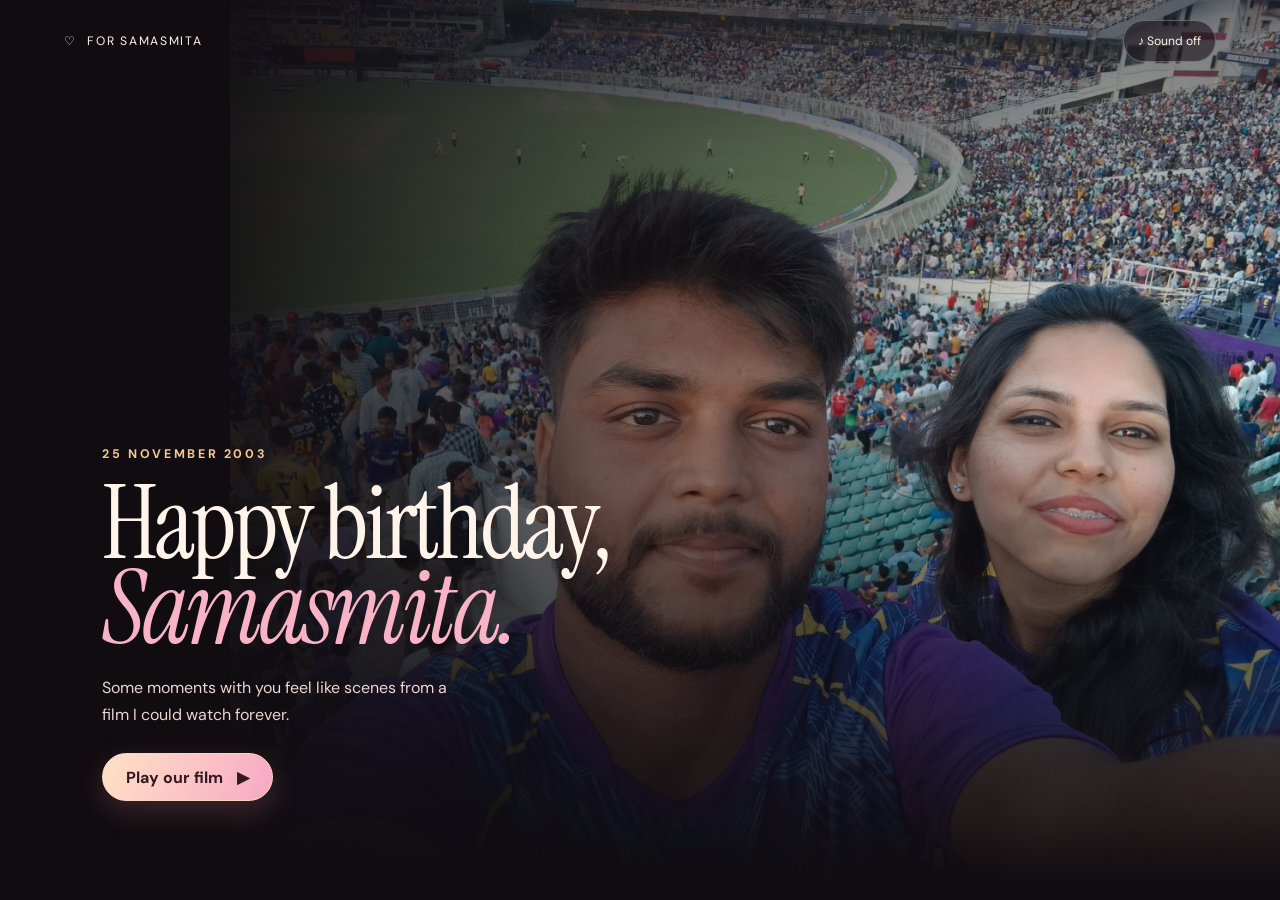
<file: index.html>
﻿<!doctype html>
<html lang="en">
<head>
  <meta charset="UTF-8">
  <meta name="viewport" content="width=device-width, initial-scale=1">
  <meta name="theme-color" content="#100c10">
  <meta name="robots" content="noindex, nofollow">
  <meta name="description" content="A birthday film for Samasmita.">
  <title>For Samasmita ♡</title>
  <link rel="stylesheet" href="style.css">
  <script src="birthday.js" defer></script>
</head>
<body>
  <header class="masthead">
    <span>♡ <span class="masthead-name">FOR SAMASMITA</span></span>
    <button class="sound" id="sound" type="button" aria-pressed="false">♪ Sound off</button>
  </header>
  <main id="film">
    <section class="scene cover" aria-labelledby="cover-title">
      <img class="cover-photo" src="film-cover.jpg" alt="" fetchpriority="high">
      <div class="cover-copy">
        <p class="eyebrow"><time datetime="2003-11-25">25 NOVEMBER 2003</time></p>
        <h1 id="cover-title" tabindex="-1">Happy birthday,<br><em>Samasmita.</em></h1>
        <p>Some moments with you feel like scenes from a film I could watch forever.</p>
        <button class="action" data-next>Play our film <span aria-hidden="true">▶</span></button>
      </div>
    </section>
    <section class="scene memory" hidden aria-labelledby="together-title">
      <figure class="photo"><img src="film-together.jpg" alt="The two of us together outdoors"></figure>
      <div class="memory-copy">
        <p class="eyebrow">THE LITTLE MOMENTS</p>
        <h2 id="together-title" tabindex="-1">My favorite kind<br>of <em>ordinary.</em></h2>
        <p>A little time together, a quick photo, and a moment I’d happily stay in a little longer.</p>
        <button class="action" data-next>Next memory</button>
      </div>
    </section>
    <section class="scene memory" hidden aria-labelledby="adventure-title">
      <figure class="photo"><img src="film-adventure.jpg" alt="The two of us in blue jerseys at the stadium"></figure>
      <div class="memory-copy">
        <p class="eyebrow">A DAY WORTH REPLAYING</p>
        <h2 id="adventure-title" tabindex="-1">In a crowd,<br><em>I look for you.</em></h2>
        <p>Matching jerseys, a stadium full of people, and still my favorite thing in the frame is your smile.</p>
        <button class="action" data-next>Next memory</button>
      </div>
    </section>
    <section class="scene memory" hidden aria-labelledby="samasmita-title">
      <figure class="photo"><img src="film-samasmita.jpg" alt="Samasmita smiling in front of the cricket ground"></figure>
      <div class="memory-copy">
        <p class="eyebrow">MY FAVORITE FRAME</p>
        <h2 id="samasmita-title" tabindex="-1">And then<br>there’s <em>you.</em></h2>
        <p>If you ever wonder how I see you, this is close. A whole stadium lit up behind you, and somehow you’re still the first thing I notice.</p>
        <button class="action" data-next>Make a birthday wish</button>
      </div>
    </section>
    <section class="scene finale" hidden aria-labelledby="wish-title">
      <div class="cake" aria-hidden="true"><div class="candles"><i></i><i></i><i></i></div><div class="icing">23</div><div class="plate"></div></div>
      <p class="eyebrow"><time datetime="2026-11-25">25 NOVEMBER 2026</time></p>
      <h2 id="wish-title" tabindex="-1">Make a <em>wish.</em></h2>
      <p>One wish for you, and one more year of memories for us.</p>
      <button class="action" id="wish">Blow out the candles</button>
    </section>
    <section class="scene finale ending" hidden aria-labelledby="letter-title">
      <div class="letter">
        <p class="eyebrow">ONE LAST THING</p>
        <h2 id="letter-title" tabindex="-1"><em>Dear Samasmita,</em></h2>
        <p>If I could replay one thing, it would be how easy it feels to laugh with you. I hope 23 gives you plenty of reasons to laugh like that, places you can’t wait to go, and people who show up for you on the days you need them.</p>
        <p>I’m glad I get to be there for some of it. Happy birthday, my love.</p>
        <p class="signature">Always in your corner,<br>Shishir ♡</p>
        <button class="action" id="replay">Replay our film</button>
      </div>
    </section>
  </main>
  <div class="shutter" aria-hidden="true"></div>
  <canvas id="confetti" aria-hidden="true"></canvas>
  <footer class="film-nav" hidden>
    <button id="back" type="button">Previous</button>
    <div id="progress" role="group" aria-label="Film chapters"></div>
    <span id="counter" aria-live="polite"></span>
  </footer>
</body>
</html>
</file>
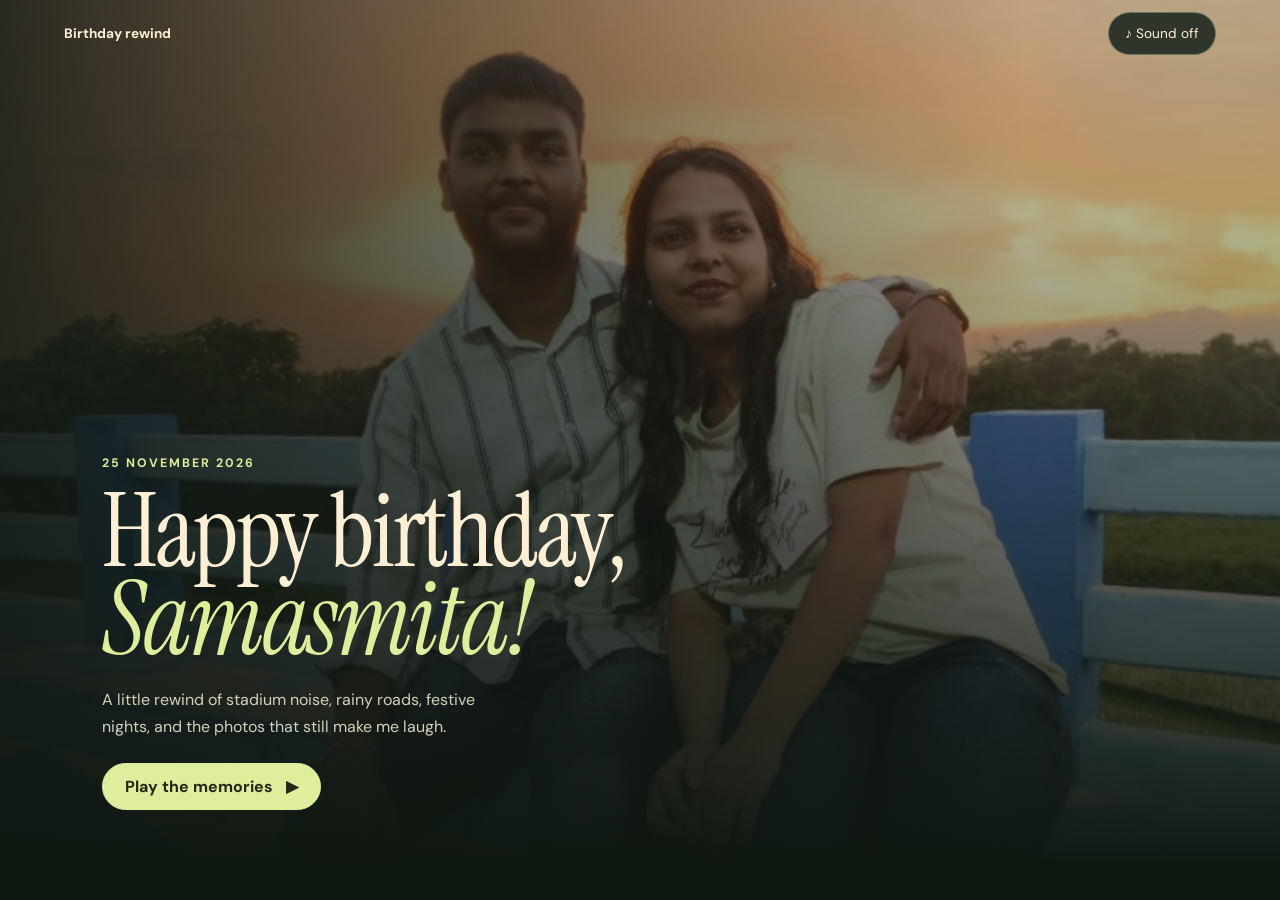
<file: friends/index.html>
﻿<!doctype html>
<html lang="en">
<head>
<meta charset="utf-8">
<meta name="viewport" content="width=device-width, initial-scale=1">
<meta name="robots" content="noindex, nofollow">
<meta name="theme-color" content="#121a15">
<title>Birthday rewind for Samasmita</title>
<link rel="stylesheet" href="film.css">
<script src="film.js" defer></script>
</head>
<body>
<header><a href="./" aria-label="Birthday rewind home">Birthday rewind</a><button id="sound" type="button" aria-pressed="false">♪ Sound off</button></header>
<main id="film">
<section id="cover" class="cover">
  <img src="photos/01.jpg" alt="Shishir and Samasmita sitting by a blue railing at sunset" fetchpriority="high">
  <div class="intro">
    <p class="eyebrow">25 NOVEMBER 2026</p>
    <h1 tabindex="-1">Happy birthday,<br><em>Samasmita!</em></h1>
    <p>A little rewind of stadium noise, rainy roads, festive nights, and the photos that still make me laugh.</p>
    <button class="primary" id="start">Play the memories <span aria-hidden="true">▶</span></button>
  </div>
</section>
<section id="chapter" class="chapter" hidden aria-labelledby="chapter-title">
  <div class="chapter-copy">
    <p class="eyebrow" id="chapter-label"></p>
    <h2 id="chapter-title" tabindex="-1"></h2>
    <p id="chapter-note"></p>
    <button class="primary" id="next">Next memory</button>
  </div>
  <div id="frames" class="frames"></div>
</section>
<section id="ending" class="ending" hidden aria-labelledby="letter-title">
  <article>
    <p class="eyebrow">25 NOVEMBER · HAPPY 23RD</p>
    <h2 id="letter-title" tabindex="-1">To my friend<br><em>Samasmita</em></h2>
    <p>Going through these photos made me laugh again: the wildly different selfie angles, the stadium crowd, and that umbrella doing its best. Thanks for being game for the detours and for making ordinary plans worth remembering.</p>
    <p>I hope 23 brings a few brave decisions you’re proud of, good people around you, and plenty of evenings you wish had lasted a bit longer. Here’s to more match days, questionable photos, and reasons to say, “Send me that one.”</p>
    <p class="signature">Happy birthday, dost.<br>— Shishir</p>
    <button class="primary" id="replay">Rewind the film</button>
  </article>
</section>
</main>
<footer id="nav" hidden><button id="back" type="button">Previous</button><div id="dots" aria-label="Memory chapters" role="group"></div><output id="count" aria-live="polite"></output></footer>
<div id="flash" aria-hidden="true"></div>
<dialog id="viewer" aria-labelledby="photo-caption">
  <button id="close" type="button" aria-label="Close photo">×</button>
  <button id="prev-photo" class="photo-control" type="button" aria-label="Previous photo">‹</button>
  <figure><img id="full-photo" alt=""><figcaption id="photo-caption"></figcaption></figure>
  <button id="next-photo" class="photo-control" type="button" aria-label="Next photo">›</button>
</dialog>
</body>
</html>
</file>
<file: style.css>
﻿@import url('https://fonts.googleapis.com/css2?family=DM+Sans:wght@400;500;600;700&family=Instrument+Serif:ital@0;1&display=swap');

:root { color-scheme:dark; --bg:#100c10; --text:#fff4e9; --pink:#f9b3c7; --gold:#f4c795; --muted:#ecd5d4; }
* { box-sizing:border-box; }
[hidden] { display:none !important; }
body { margin:0; background:var(--bg); color:var(--text); font-family:"DM Sans",sans-serif; min-height:100svh; }
button { font:inherit; color:inherit; cursor:pointer; }
button:focus-visible { outline:2px solid var(--gold); outline-offset:5px; }
button:disabled { cursor:default; opacity:.55; }
h1,h2 { font:400 clamp(4rem,8vw,9rem)/.83 "Instrument Serif",Georgia,serif; letter-spacing:-.035em; margin:17px 0 24px; }
h1 em,h2 em { color:var(--pink); font-weight:400; }
p { line-height:1.65; }
.eyebrow { color:var(--gold); font-size:.78rem; font-weight:700; letter-spacing:.21em; margin:0; }
.masthead { position:absolute; z-index:3; top:0; left:0; width:100%; display:flex; align-items:center; justify-content:space-between; padding:20px clamp(20px,5vw,72px); font-size:.76rem; letter-spacing:.14em; }
.masthead-name { margin-left:6px; }
.sound,.film-nav button { border:1px solid #ffe9e44d; border-radius:99px; background:#1a111a99; padding:9px 14px; min-height:42px; }
.scene { min-height:100svh; position:relative; isolation:isolate; overflow:hidden; }
.cover { display:grid; align-items:end; padding:100px 8vw clamp(85px,11vh,150px); min-height:max(640px,100svh); background:#20121d; }
.cover-photo { position:absolute; inset:0 0 0 auto; width:82%; height:100%; object-fit:cover; object-position:55% 47%; z-index:-2; animation:film-zoom 14s ease-out both; }
.cover::after { content:""; position:absolute; inset:0; z-index:-1; background:linear-gradient(90deg,#100c10 1%,#100c10e8 19%,#100c1060 57%,transparent 88%),linear-gradient(0deg,#100c10 2%,transparent 55%,#100c1088); }
.cover-copy,.memory-copy,.finale > :not(.cake) { animation:line-in .95s .13s both; }
.cover-copy > p:not(.eyebrow),.memory-copy > p:not(.eyebrow) { max-width:34ch; color:var(--muted); margin:0 0 25px; }
.action { display:inline-flex; gap:14px; align-items:center; min-height:48px; border:1px solid #fcd3c1; border-radius:99px; padding:10px 23px; background:linear-gradient(115deg,#ffe2c6,#f7a8c5); color:#321922; font-weight:700; box-shadow:0 10px 30px #e47a9238; transition:transform .2s; }
.action:hover { transform:translateY(-3px); }
.memory { display:grid; grid-template-columns:minmax(0,1.1fr) minmax(0,1fr); align-content:center; align-items:center; gap:clamp(28px,7vw,100px); padding:105px 9vw 110px; background:radial-gradient(ellipse at 28% 45%,#4a2737,#1a141a 62%,#100c10); }
.photo { aspect-ratio:4/5; width:min(100%,410px,62vh); margin:0; justify-self:center; background:#32232b; border:1px solid #f0c4a990; padding:8px; border-radius:4px; box-shadow:0 24px 65px #0009; overflow:hidden; animation:frame-in .95s both; }
.photo img { display:block; width:100%; height:100%; object-fit:cover; object-position:center 45%; animation:film-zoom 13s ease-out both; }
.memory h2 { font-size:clamp(3.4rem,6.7vw,7.5rem); }
.finale { display:flex; flex-direction:column; justify-content:center; align-items:center; text-align:center; padding:100px 22px; background:radial-gradient(ellipse at 50% 42%,#54283d,#231626 52%,#100c10 80%); }
.finale > p:not(.eyebrow) { margin:0 0 25px; color:var(--muted); }
.cake { width:214px; margin:0 0 36px; animation:frame-in .8s both; filter:drop-shadow(0 14px 18px #100a10); }
.icing { background:linear-gradient(#ffe5d9 18%,#f0a5c3 20%,#d57a9f 74%,#a74374); border-radius:28% 28% 15% 15% / 21% 21% 14% 14%; height:85px; display:grid; place-items:center; color:#fff3e5; font:3.3rem "Instrument Serif",Georgia,serif; border:1px solid #ffd3dc; }
.plate { margin:-1px auto 0; width:105%; height:8px; border-radius:50%; background:#edbbca; }
.candles { display:flex; align-items:end; justify-content:center; gap:23px; height:53px; }
.candles i { position:relative; width:8px; height:31px; border-radius:4px 4px 0 0; background:repeating-linear-gradient(-40deg,#f8b4c6 0 4px,#fff1d3 4px 8px); }
.candles i:nth-child(2) { height:40px; }
.candles i::before,.candles i::after { content:""; position:absolute; left:50%; bottom:calc(100% + 3px); }
.candles i::before { width:13px; height:23px; border-radius:70% 40% 55% 50%; background:radial-gradient(ellipse at bottom,#fffbd6,#ffd76d 53%,#ff856a); box-shadow:0 0 18px 5px #ffb579a8; transform:translateX(-50%); transform-origin:bottom; animation:flicker .45s infinite alternate; }
.candles i::after { width:13px; height:23px; background:#ffe6ef; filter:blur(6px); opacity:0; border-radius:50%; }
.cake.out .candles i::before { opacity:0; animation:none; }
.cake.out .candles i::after { animation:smoke .7s ease-out both; }
.letter { max-width:660px; width:100%; margin:auto; padding:clamp(22px,6vw,58px); border:1px solid #f9b3c759; border-radius:12px; background:#251923d9; box-shadow:0 30px 75px #0006; }
.letter h2 { font-size:clamp(3.2rem,7vw,6rem); }
.letter p:not(.eyebrow) { color:var(--muted); }
.letter .signature { font:italic 1.65rem "Instrument Serif",Georgia,serif; color:var(--pink); }
.film-nav { position:fixed; z-index:3; bottom:0; width:100%; display:grid; grid-template-columns:minmax(90px,1fr) auto minmax(72px,1fr); align-items:center; gap:12px; padding:10px clamp(14px,5vw,72px) max(10px,env(safe-area-inset-bottom)); background:#100c10e8; border-top:1px solid #ffdcdd23; font-size:.83rem; }
#back { justify-self:start; }
#counter { justify-self:end; color:var(--muted); white-space:nowrap; }
#progress { display:flex; align-items:center; }
#progress button { display:grid; place-items:center; width:24px; padding:0; border:0; background:transparent; }
#progress button::after { content:""; width:6px; height:6px; border-radius:50%; background:#ac8596; }
#progress button[aria-current]::after { background:#ffbfda; box-shadow:0 0 10px #ffbfda; }
.shutter,#confetti { position:fixed; inset:0; width:100%; height:100%; pointer-events:none; }
.shutter { z-index:4; background:linear-gradient(104deg,#100c10 15%,#4c233f 62%,#ffcaaf 99%); transform:scaleX(0); transform-origin:left; }
.shutter.closing { animation:shutter-close .28s ease-in both; }
.shutter.opening { animation:shutter-open .52s cubic-bezier(.21,.71,.35,1) both; transform-origin:right; }
#confetti { z-index:5; }
@keyframes shutter-close { to { transform:scaleX(1); } }
@keyframes shutter-open { from { transform:scaleX(1); } to { transform:scaleX(0); } }
@keyframes line-in { from { opacity:0; transform:translateY(24px); } to { opacity:1; transform:translateY(0); } }
@keyframes frame-in { from { opacity:0; transform:translateX(22px) rotate(2deg) scale(.96); } to { opacity:1; transform:none; } }
@keyframes film-zoom { from { transform:scale(1.04); } to { transform:scale(1); } }
@keyframes flicker { to { transform:translateX(-50%) rotate(9deg) scale(.86); } }
@keyframes smoke { 18% { opacity:.75; } to { opacity:0; transform:translate(-8px,-49px) scale(2); } }
@media (max-width:720px) {
  .masthead { padding:12px 16px; }
  .cover { min-height:max(600px,100svh); padding:80px 22px 55px; }
  .cover-photo { width:100%; height:72%; object-position:center 34%; }
  .cover::after { background:linear-gradient(0deg,#100c10 14%,#100c10ee 25%,#100c1099 43%,transparent 72%,#100c1066); }
  h1 { font-size:clamp(3.15rem,13vw,6.5rem); }
  .memory { grid-template-columns:minmax(0,1fr); gap:23px; padding:72px 21px 100px; text-align:center; }
  .photo { width:min(100%,310px,40svh); }
  .memory h2 { font-size:clamp(3.2rem,11vw,5.8rem); margin:12px 0 16px; }
  .memory-copy > p:not(.eyebrow) { margin:0 auto 18px; }
}
@media (prefers-reduced-motion:reduce) {
  *,*::before,*::after { animation:none !important; transition:none !important; }
}
</file>
<file: friends/film.css>
﻿@import url('https://fonts.googleapis.com/css2?family=DM+Sans:wght@400;600;700&family=Instrument+Serif:ital@0;1&display=swap');
:root{color-scheme:dark;--ink:#121a15;--cream:#fff0d5;--lime:#deee9c;--muted:#d2d1b9}
*{box-sizing:border-box}[hidden]{display:none!important}
body{margin:0;background:var(--ink);color:var(--cream);font:1rem "DM Sans",sans-serif}
button,a{color:inherit}button{font:inherit;cursor:pointer}button:focus-visible,a:focus-visible{outline:2px solid var(--lime);outline-offset:4px}
header,footer{z-index:3;display:flex;align-items:center;justify-content:space-between;padding:12px clamp(16px,5vw,70px);gap:12px}
header{position:absolute;inset:0 0 auto;font-size:.85rem}header a{text-decoration:none;font-weight:700}
button{background:#18231dd9;border:1px solid #e1ecaf59;border-radius:99px;padding:10px 16px;min-height:43px}
.primary{color:#222815;background:var(--lime);font-weight:700;border-color:var(--lime);padding:12px 22px}.primary span{margin-left:9px}
.cover,.chapter,.ending{min-height:100svh;position:relative;isolation:isolate}
.cover{display:grid;align-items:end;padding:100px 8vw 10vh;overflow:hidden}
.cover>img{position:absolute;inset:0;width:100%;height:100%;object-fit:cover;object-position:center 42%;z-index:-2;animation:zoom 14s ease-out both}
.cover::after{content:"";position:absolute;inset:0;z-index:-1;background:linear-gradient(0deg,#101812 4%,#10181272 52%,#10181233),linear-gradient(90deg,#101812d6,transparent 80%)}
.intro,.chapter-copy,.ending article{animation:rise .75s both}
.eyebrow{font-weight:700;letter-spacing:.16em;color:var(--lime);font-size:.77rem}
h1,h2{font:400 clamp(3.6rem,8vw,8rem)/.86 "Instrument Serif",Georgia,serif;letter-spacing:-.025em;margin:15px 0 23px}
em{color:var(--lime);font-weight:400}
p{line-height:1.65}.intro>p:not(.eyebrow),.chapter-copy>p:not(.eyebrow){max-width:37ch;color:var(--muted);margin:0 0 23px}
.chapter{display:grid;grid-template-columns:minmax(260px,.73fr) minmax(0,1.27fr);align-items:center;gap:clamp(25px,5vw,85px);padding:94px 7vw 100px;background:radial-gradient(ellipse at 72% 43%,#4e5838,#233326 48%,var(--ink) 85%)}
.chapter h2,.ending h2{font-size:clamp(3.4rem,6vw,6.8rem)}
.frames{display:grid;grid-template-columns:repeat(2,minmax(0,1fr));gap:14px;max-width:760px;width:100%;margin:auto}
.frame{border-radius:5px;background:#f1e8d1;color:#2a3024;border:0;padding:7px 7px 9px;min-width:0;box-shadow:0 12px 24px #0005;text-align:left;animation:frame-in .7s var(--delay) both;transition:transform .2s}
.frame:hover{transform:translateY(-4px) rotate(-1deg)}
.frame img{display:block;width:100%;aspect-ratio:1.5;object-fit:cover;object-position:center 40%;border-radius:2px;background:#27352a}
.frame span{display:block;font-size:.82rem;padding:6px 3px 0;font-weight:600}
footer{position:fixed;inset:auto 0 0;background:#121a15f5;border-top:1px solid #e4edb439;font-size:.85rem;padding-bottom:max(10px,env(safe-area-inset-bottom))}
#dots{display:flex}#dots button{display:grid;place-items:center;border:0;background:transparent;width:23px;padding:0}#dots button::after{content:"";width:7px;height:7px;border-radius:50%;background:#9fa485}#dots button[aria-current]::after{background:var(--lime);box-shadow:0 0 10px var(--lime)}
#count{font-variant-numeric:tabular-nums;white-space:nowrap;color:var(--muted)}
.ending{display:grid;place-items:center;padding:95px 21px 100px;background:radial-gradient(ellipse,#40583a,var(--ink) 73%)}
.ending article{max-width:650px;padding:clamp(25px,5vw,55px);border:1px solid #dde99a50;background:#1b281edb;border-radius:8px}.ending article>p:not(.eyebrow){color:var(--muted)}.ending .signature{font:italic 1.65rem "Instrument Serif",Georgia,serif;color:var(--lime)!important}
#flash{position:fixed;inset:0;z-index:4;pointer-events:none;background:linear-gradient(115deg,#101812 16%,#63734a 75%,#efed9f);transform:scaleX(0);transform-origin:left}
#flash.closing{animation:close-reel .24s ease-in both}#flash.opening{animation:open-reel .42s ease-out both;transform-origin:right}
dialog{border:1px solid #e6efad70;background:#19251d;color:var(--cream);max-width:min(94vw,900px);max-height:94svh;padding:49px 12px 14px;border-radius:9px}
dialog[open]{display:grid;grid-template-columns:auto minmax(0,1fr) auto;align-items:center;gap:6px}
dialog::backdrop{background:#090e0be8}
dialog figure{margin:0;text-align:center}dialog img{display:block;max-width:100%;max-height:73svh;object-fit:contain;margin:auto}dialog figcaption{padding-top:8px}
#close{position:absolute;right:9px;top:4px}.photo-control{padding:7px 12px;font-size:1.4rem}
@keyframes close-reel{to{transform:scaleX(1)}}@keyframes open-reel{from{transform:scaleX(1)}to{transform:scaleX(0)}}@keyframes zoom{from{transform:scale(1.08)}to{transform:scale(1)}}@keyframes rise{from{opacity:0;transform:translateY(22px)}to{opacity:1;transform:none}}@keyframes frame-in{from{opacity:0;transform:translateY(23px) rotate(-4deg) scale(.96)}to{opacity:1;transform:none}}
@media(max-width:760px){.cover{padding:100px 22px 62px;min-height:max(580px,100svh)}.cover>img{height:80%;object-position:52% 36%}.cover::after{background:linear-gradient(0deg,#101812 10%,#101812e8 28%,#1018124d 61%,#10181255)}h1{font-size:clamp(3.4rem,13vw,6rem)}.chapter{grid-template-columns:minmax(0,1fr);padding:77px 17px 92px;gap:24px}.chapter h2{font-size:clamp(3.2rem,11vw,5rem);margin-bottom:13px}.chapter-copy>p:not(.eyebrow){margin-bottom:15px}.frames{gap:9px}.frame{padding:5px}.frame span{font-size:.75rem}#dots button{width:20px}footer{gap:5px}#back{padding-inline:10px}}
@media(prefers-reduced-motion:reduce){*,*::before,*::after{animation:none!important;transition:none!important}}
</file>
